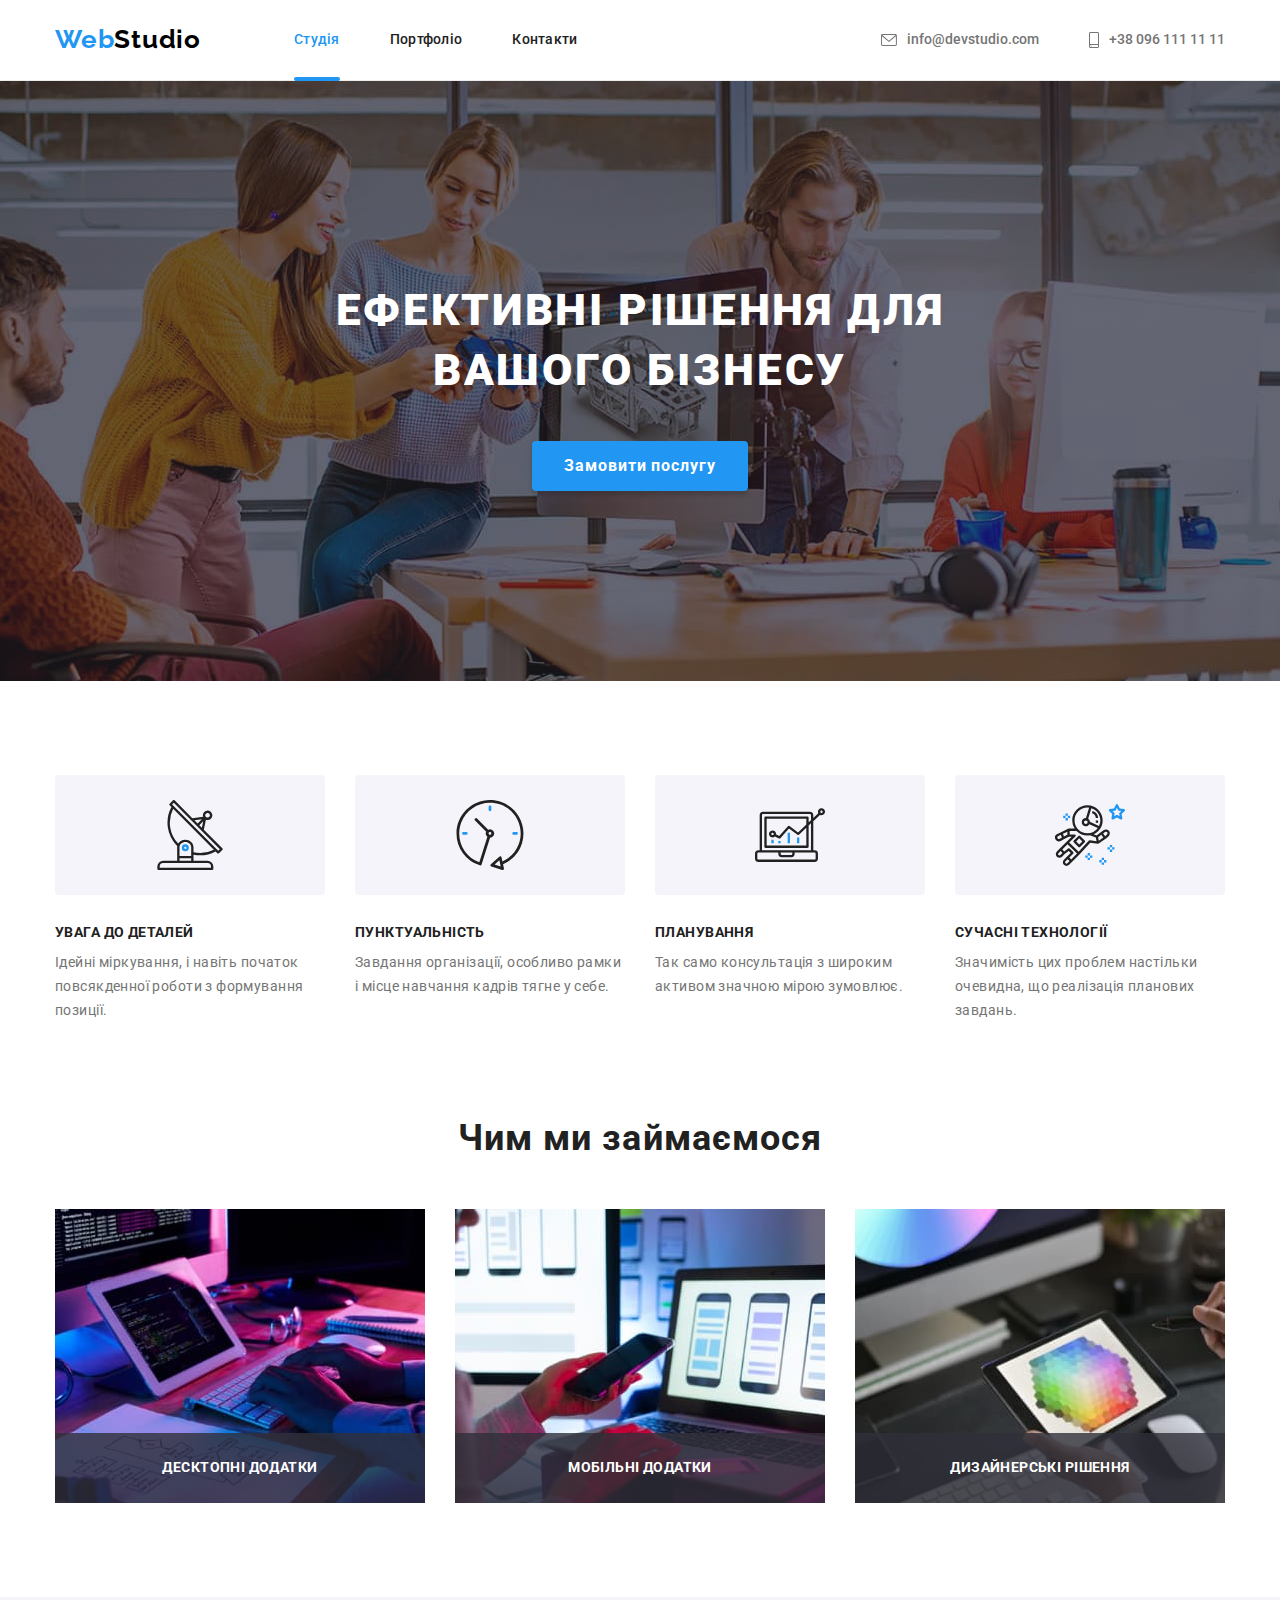
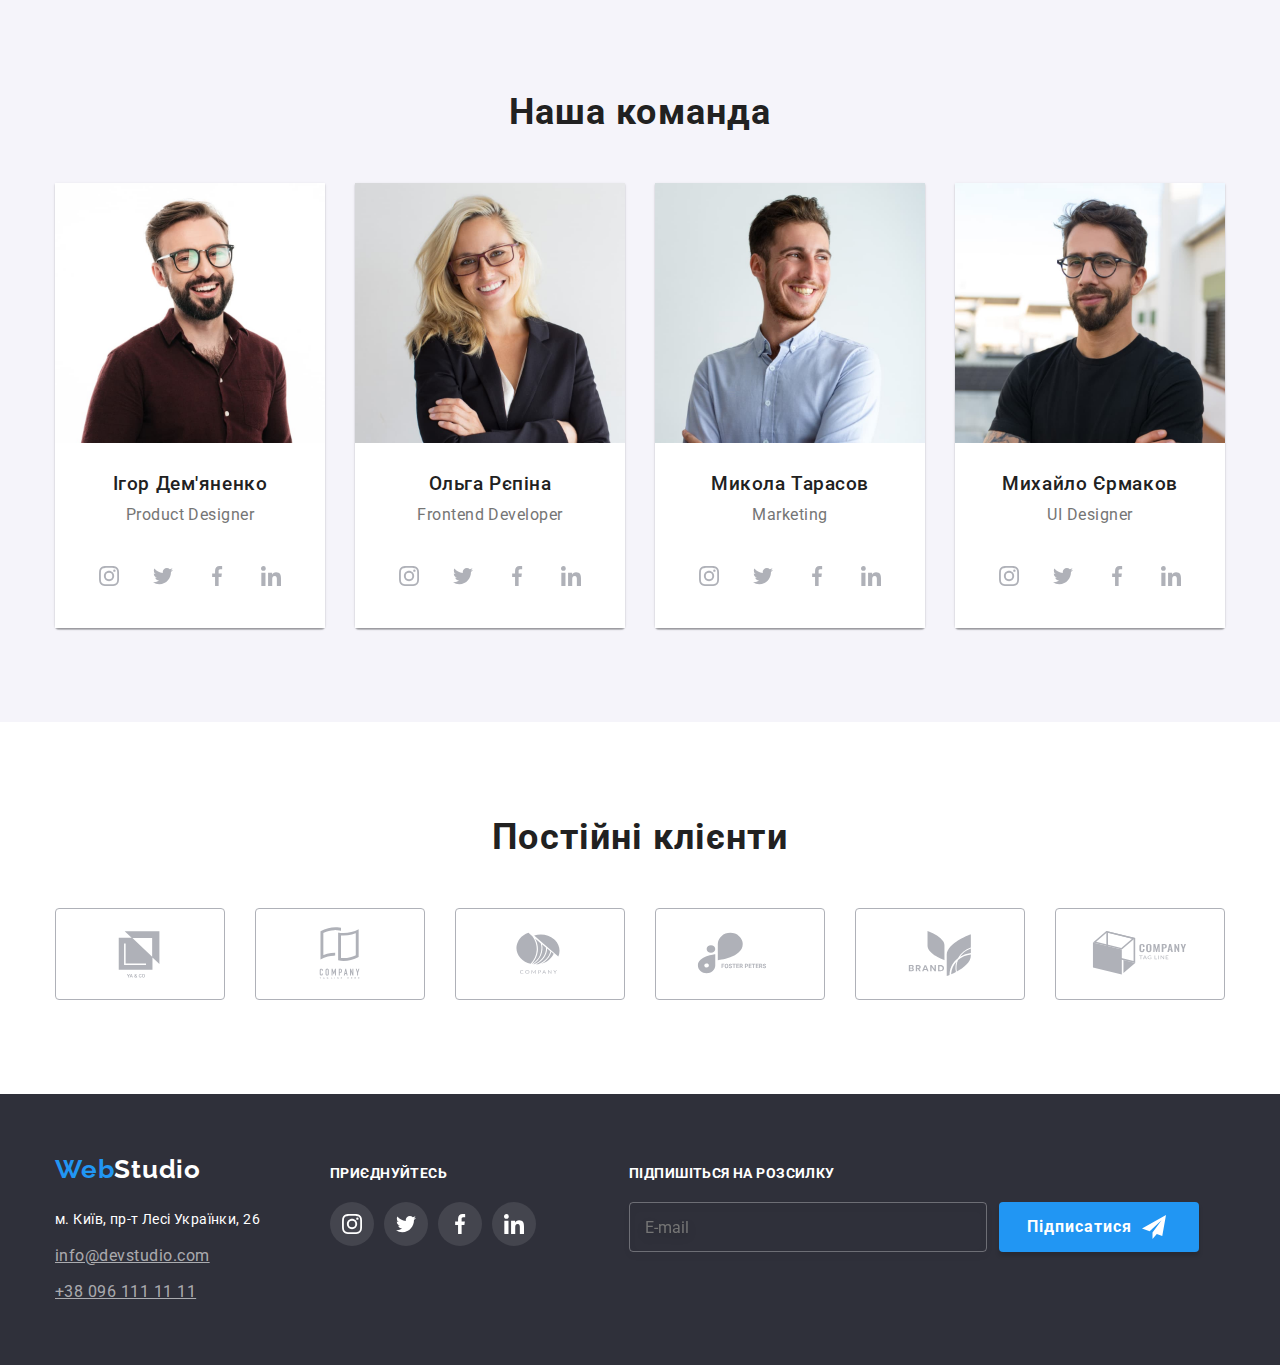
<file: index.html>
<!DOCTYPE html>
<html lang="uk">
<head>
    <meta charset="UTF-8">
    <meta http-equiv="X-UA-Compatible" content="IE=edge">
    <meta name="viewport" content="width=device-width, initial-scale=1.0">
    <title>Веб-студія</title>
    <link href="https://fonts.googleapis.com/css2?family=Raleway:wght@700&family=Roboto:wght@400;500;700;900&display=swap" rel="stylesheet">
    <link rel="stylesheet" href="https://cdnjs.cloudflare.com/ajax/libs/modern-normalize/1.0.0/modern-normalize.min.css">
    <link rel="stylesheet" href="./css/main.min.css">
    <!-- <link rel="stylesheet" href="./css/styles.css"> -->
</head>
<body class="body">
    <header class="header">
        <div class="header__container container">
        <nav class="header__nav">
            <a href="./index.html" class="logo header-logo">Web<span class="logo--accent-header">Studio</span> </a>
        <ul class="page-nav list">
            <li class="page-nav__item">
                <a href="./index.html" class="page-nav__link current"> Студія</a> </li>
            <li class="page-nav__item">
                <a href="./portfolio.html" class="page-nav__link">Портфоліо</a> </li>
            <li class="page-nav__item">
                <a href="" class="page-nav__link">Контакти</a> </li>
        </ul>
    </nav>
    
        <ul class="contact list">
            
            <li class="contact__item">
                <a href="mailto:info@devstudio.com" class="contact__link link-header">
                    
                    <svg class="contact-nav-icons" width="16" height="12">
                    <use href="./images/icons.svg#mail"></use>
                 </svg>info@devstudio.com</a>
            
            </li>
            <li>
                <a href="telto:+380961111111" class="contact__link">
                    <svg class="contact-nav-icons" width="10" height="16">
                        <use href="./images/icons.svg#smartphone"></use>
                     </svg>+38 096 111 11 11</a>
            </li> 
    
        </ul>
       </div>
    </header>
    <main>
<section class="hero section">

        <div class="container">
            
            <h1 class="hero__title">Ефективні рішення для вашого бізнесу</h1> 
            <div class="hero__main-button">
            <button data-modal-open type="button" class=" hero-button button">Замовити послугу</button>
       
        </div>
        </div>
</section>
<section class="section">
    <!--Заголовок цінності приховати-->
    <div class="container">
    <h2 class="visually-hidden">Цінності</h2>
    <ul class="priorities list">
        
        <li class="priorities__item">
            <div class="priorities__icons">
                <svg width="70" height="70">
                    <use href="./images/icons.svg#antenna"></use>
                </svg>
            </div>
            <h3 class="priorities__title">УВАГА ДО ДЕТАЛЕЙ</h3>
            <p class="description">Ідейні міркування, і навіть початок 
            повсякденної роботи з формування позиції.
        </p>
        </li>
        <li class="priorities__item">
            <div class="priorities__icons">
                <svg width="70" height="70">
                <use href="./images/icons.svg#clock"></use>
            </svg></div>
            <h3 class="priorities__title">ПУНКТУАЛЬНІСТЬ</h3>
            <p class="description">Завдання організації, особливо рамки
             і місце навчання кадрів тягне у себе.
            </p>
        </li>
        <li class="priorities__item">
            <div class="priorities__icons">
                <svg width="70" height="70">
                    <use href="./images/icons.svg#diagram"></use>
                </svg>
            </div>
            <h3 class="priorities__title">ПЛАНУВАННЯ</h3>
            <p class="description">Так само консультація з широким
             активом значною мірою зумовлює.
            </p>
        </li>
        <li class="priorities__item">
            <div class="priorities__icons">
                <svg width="70" height="70">
                    <use href="./images/icons.svg#astronaut"></use>
                </svg>
            </div>
            <h3 class="priorities__title">СУЧАСНІ ТЕХНОЛОГІЇ</h3>
            <p class="description">Значимість цих проблем настільки 
            очевидна, що реалізація планових завдань.
        </p>
        </li>
    </ul>
</div>
</section>
<section class="services-section section">
    <div class="container">
    <h2 class="services-section__title section-title">Чим ми займаємося</h2>
    <ul class="services list">
        <li class="services__item">
            <img src="./images/programs.jpg" alt="programming" width="370">
            <div class="services__elements">
                <p class="services__description">Десктопні додатки</p>
            </div>
        </li>
        <li class="services__item">
            <img src="./images/applications.jpg" alt="mobile application" width="370">
            <div class="services__elements">
                <p class="services__description">Мобільні додатки</p>
            </div>
        </li>
        <li class="services__item">
            <img src="./images/design.jpg" alt="color gradient" width="370">
            <div class="services__elements">
                <p class="services__description">Дизайнерські рішення</p>
            </div>
        </li>
    </ul>
</div>
</section>
<section class="team-section section">
    <div class="container">
    <h2 class=" team-section__title section-title">Наша команда</h2>
    <ul class="team list">
        <li class="team__item">
            
            <img class="team__img" src="./images/demianenko.jpg" alt="a man in glasses" width="270">
            <div class="name-box">
            <h3 class="name-box__team-title">Ігор Дем'яненко</h3>
            <p class="name-box__team-description name-box--description">Product Designer</p>
            <div class="social-box">
                <ul class="social-networks list">
                    <li>
                        <a class="social-link" href="">
                            <svg class="social-link__icon" width="20" height="20">
                                <use href="./images/icons.svg#instagram"></use>
                            </svg>
                        </a>
                    </li>
                    <li>
                        <a class="social-link" href="">
                            <svg class="social-link__icon"  width="20" height="20">
                                <use href="./images/icons.svg#twitter"></use>
                            </svg>
                        </a>
                    </li>
                    <li>
                        <a class="social-link" href="">
                            <svg class="social-link__icon" width="20" height="20">
                                <use href="./images/icons.svg#facebook"></use>
                            </svg>
                        </a>
                    </li>
                    <li>
                        <a class="social-link" href="">
                            <svg class="social-link__icon" width="20" height="20">
                                <use href="./images/icons.svg#linkedin"></use>
                            </svg>
                        </a>
                    </li>
                </ul>
            </div>
        </div>
        </li>
        <li class="team__item">
            <img  class="team__img" src="./images/repina.jpg" alt="a woman in glasses" width="270">
            <div class="name-box">
            <h3 class="name-box__team-title">Ольга Рєпіна</h3>
            <p class="name-box__team-description name-box--description">Frontend Developer</p>
            <div class="social-box">
                <ul class="social-networks list">
                    <li>
                        <a class="social-link" href="">
                            <svg class="social-link__icon" width="20" height="20">
                                <use href="./images/icons.svg#instagram"></use>
                            </svg>
                        </a>
                    </li>
                    <li>
                        <a class="social-link" href="">
                            <svg class="social-link__icon" width="20" height="20">
                                <use href="./images/icons.svg#twitter"></use>
                            </svg>
                        </a>
                    </li>
                    <li>
                        <a class="social-link" href="">
                            <svg class="social-link__icon" width="20" height="20">
                                <use href="./images/icons.svg#facebook"></use>
                            </svg>
                        </a>
                    </li>
                    <li>
                        <a class="social-link" href="">
                            <svg class="social-link__icon" width="20" height="20">
                                <use href="./images/icons.svg#linkedin"></use>
                            </svg>
                        </a>
                    </li>
                </ul>
            </div>
        </div>
        </li>
        <li class="team__item">
            <img  class="team__img" src="images/tarasov.jpg" alt="man" width="270">
            <div class="name-box">
            <h3 class="name-box__team-title">Микола Тарасов</h3>
            <p class="name-box__team-description name-box--description">Marketing</p>
            <div class="social-box">
                <ul class="social-networks list">
                    <li>
                        <a class="social-link" href="">
                            <svg class="social-link__icon" width="20" height="20">
                                <use href="./images/icons.svg#instagram"></use>
                            </svg>
                        </a>
                    </li>
                    <li>
                        <a class="social-link" href="">
                            <svg class="social-link__icon"width="20" height="20">
                                <use href="./images/icons.svg#twitter"></use>
                            </svg>
                        </a>
                    </li>
                    <li>
                        <a class="social-link" href="">
                            <svg class="social-link__icon"width="20" height="20">
                                <use href="./images/icons.svg#facebook"></use>
                            </svg>
                        </a>
                    </li>
                    <li>
                        <a class="social-link" href="">
                            <svg class="social-link__icon" width="20" height="20">
                                <use href="./images/icons.svg#linkedin"></use>
                            </svg>
                        </a>
                    </li>
                </ul>
            </div>
        </div>
        </li>
        <li class="team__item">
            <img class="team__img" src="./images/yermakov.jpg" alt="a man in glasses" width="270">
            <div class="name-box">
            <h3 class="name-box__team-title">Михайло Єрмаков</h3> 
            <p class="name-box__team-description name-box--description">UI Designer</p>
            <div class="social-box">
            <ul class="social-networks list">
                <li>
                    <a class="social-link" href="">
                        <svg class="social-link__icon" width="20" height="20">
                            <use href="./images/icons.svg#instagram"></use>
                        </svg>
                    </a>
                </li>
                <li>
                    <a class="social-link" href="">
                        <svg class="social-link__icon" width="20" height="20">
                            <use href="./images/icons.svg#twitter"></use>
                        </svg>
                    </a>
                </li>
                <li>
                    <a class="social-link" href="">
                        <svg class="social-link__icon" width="20" height="20">
                            <use href="./images/icons.svg#facebook"></use>
                        </svg>
                    </a>
                </li>
                <li>
                    <a class="social-link" href="">
                        <svg class="social-link__icon" width="20" height="20">
                            <use href="./images/icons.svg#linkedin"></use>
                        </svg>
                    </a>
                </li>
            </ul>
        </div>
        </div>
        </li>
    </ul>

</div>
</section>
<section class="section">
    <div class="container">
        <h2 class="section__title-customers section-title">Постійні клієнти</h2>
        <ul class="customers list">
            <li>
               <a class="customers__link"  href="">
                    <svg class="customers__icon" width="106" height="60">
                        <use href="./images/icons.svg#Logo-1"></use>
                    </svg>
                </a>
            </li>
            <li>
                
                <a class="customers__link" href="">
                    <svg class="customers__icon" width="106" height="60">
                        <use href="./images/icons.svg#Logo-2"></use>
                    </svg>
                </a>
            
            </li>
            <li>
                
                <a class="customers__link" href="">
                    <svg class="customers__icon" width="106" height="60">
                        <use href="./images/icons.svg#Logo-3"></use>
                    </svg>
                </a>
            
            </li>
            <li>
                
                <a class="customers__link" href="">
                    <svg class="customers__icon" width="106" height="60">
                        <use href="./images/icons.svg#Logo-4"></use>
                    </svg>
                </a>
            
            </li>
            <li>
                
                <a class="customers__link" href="">
                    <svg class="customers__icon" width="106" height="60">
                        <use href="./images/icons.svg#Logo-5"></use>
                    </svg>
                </a>
            
            </li>
            <li>
                
                <a class="customers__link" href="">
                    <svg class="customers__icon" width="106" height="60">
                        <use href="./images/icons.svg#Logo-6"></use>
                    </svg>
                </a>
            
            </li>
        </ul>
       
   
    
    </div>
</section>
</main>
<footer class="footer-section">
<div class="footer-section__container container">
    <div>
        <a href="./index.html" class="logo">Web<span class="logo--accent-footer">Studio</span> </a>
        <address class="address">
            <ul class="footer-contact list">
                <li class="footer-contact__item">
                    <a href="" class="footer-contact__address">м. Київ, пр-т Лесі Українки, 26</a></li>
                <li class="footer-contact__item"><a href="mailto:info@devstudio.com" class="footer-contact__link white-accent">info@devstudio.com</a> </li>
                <li class="footer-contact__item"><a href="telto:+380961111111" class="footer-contact__link white-accent">+38 096 111 11 11</a> </li> 
            </ul>
          </address>
    </div>
    <div class="social-footer">
        <h2 class="footer-title">Приєднуйтесь</h2>
            <ul class="soc-net-footer list">
                <li>
                    <a class="soc-net-footer__link social-link" href="">
                        <svg class="soc-net-footer__icon-footer" width="20" height="20">
                            <use href="./images/icons.svg#instagram"></use>
                        </svg>
                    </a>
                </li>
                <li>
                    <a class="soc-net-footer__link social-link" href="">
                        <svg class="soc-net-footer__icon-footer" width="20" height="20">
                            <use href="./images/icons.svg#twitter"></use>
                        </svg>
                    </a>
                </li>
                <li>
                    <a class="soc-net-footer__link social-link" href="">
                        <svg class="soc-net-footer__icon-footer" width="20" height="20">
                            <use href="./images/icons.svg#facebook"></use>
                        </svg>
                    </a>
                </li>
                <li>
                    <a class="soc-net-footer__link social-link" href="">
                        <svg class="soc-net-footer__icon-footer" width="20" height="20">
                            <use href="./images/icons.svg#linkedin"></use>
                        </svg>
                    </a>
                </li>
            </ul>
    </div>
    <div>
        <h2 class="footer-title-form footer-title">Підпишіться на розсилку</h2>
        <form class="form-footer">
            <label>
            <input class="form-footer__input" type="email" placeholder="E-mail" name="user-">
        </label>
            <button type="submit" class="form-footer__button button">
                Підписатися
                <svg class="form-footer__icon" width="24" height="24" >
                    <use href="./images/icons.svg#icon-send"></use>
                </svg>
                </button>
                
    </form>
    </div>
</div>

  </footer>
  <div class="backdrop is-hidden" data-modal>
    <div class="modal">
        
        <button class="modal__button-close" type="button" data-modal-close>
            <svg class="modal__icon-close" width="18px" height="18px">
                <use href="./images/icons.svg#icon-close"></use>
            </svg>
        </button>
        <form class="modal-form">
            <p class="modal-form__action">Залиште свої дані, ми вам передзвонимо</p>
            <div class="form-box"> 
               
                <label class="modal-label">Ім'я
                    <span class="input-wrapper">
                        <input class="modal-input" type="text" name="user-name" required title="Лише літери А-Я та A-Z" pattern="[A-Za-zА-Яа-яЁёІіЇїЄє]{2,20}">
                        <svg class="modal-input__icon">
                            <use href="./images/icons.svg#icon-person-black"></use>
                        </svg>
                    </span>
                </label>
                    <label class="modal-label">Телефон
                    <span class="input-wrapper">
                        <input class="modal-input" type="tel" name="user-phone" required title="tel: XXX XXX XXXX" pattern="[0-9]{3} [0-9]{3} [0-9]{4}" maxlength="12">
                        <svg class="modal-input__icon">
                            <use href="./images/icons.svg#icon-phone-black" ></use>
                        </svg>
                    </span>
                </label>
                    <label class="modal-label">Пошта
                    <span class="input-wrapper">
                        <input class="modal-input" type="email" name="user-email" required title="Невірна адреса електронної пошти" pattern="[a-z0-9._%+-]+@[a-z0-9.-]+\.[a-z]{2,}$">
                        <svg class="modal-input__icon">
                            <use href="./images/icons.svg#icon-email-black" ></use>
                        </svg>
                    </span>
                </label>
                    <label class="modal-label" for="message-label">Коментар</label>
                   
                        <textarea id="message-label" name="message" class="modal-message" placeholder="Введіть текст"></textarea>
                   
                    </div>
                     
                    <div class="checkbox">
                    <input type="checkbox" class="checkbox__input visually-hidden" name="modal-checkbox" required id="consent">
                    <label for="consent" class="contract-label">
                        
                        <span class="contract-label__focus">
                            <svg  class="contract-label__icon">
                                <use href="./images/icons.svg#checked"></use>
                            </svg>
                        </span> Погоджуюся з розсилкою та приймаю <a class="contract-label__accent" href="">Умови договору</a> 
                    
                    </label>
                </div>
                        <button class="modal-button button" type="submit">Відправити</button>
                    
                    </form>
                </div>
              </div>
              <script src="./js/modal.js"></script>
  
</body>
</html>
</file>
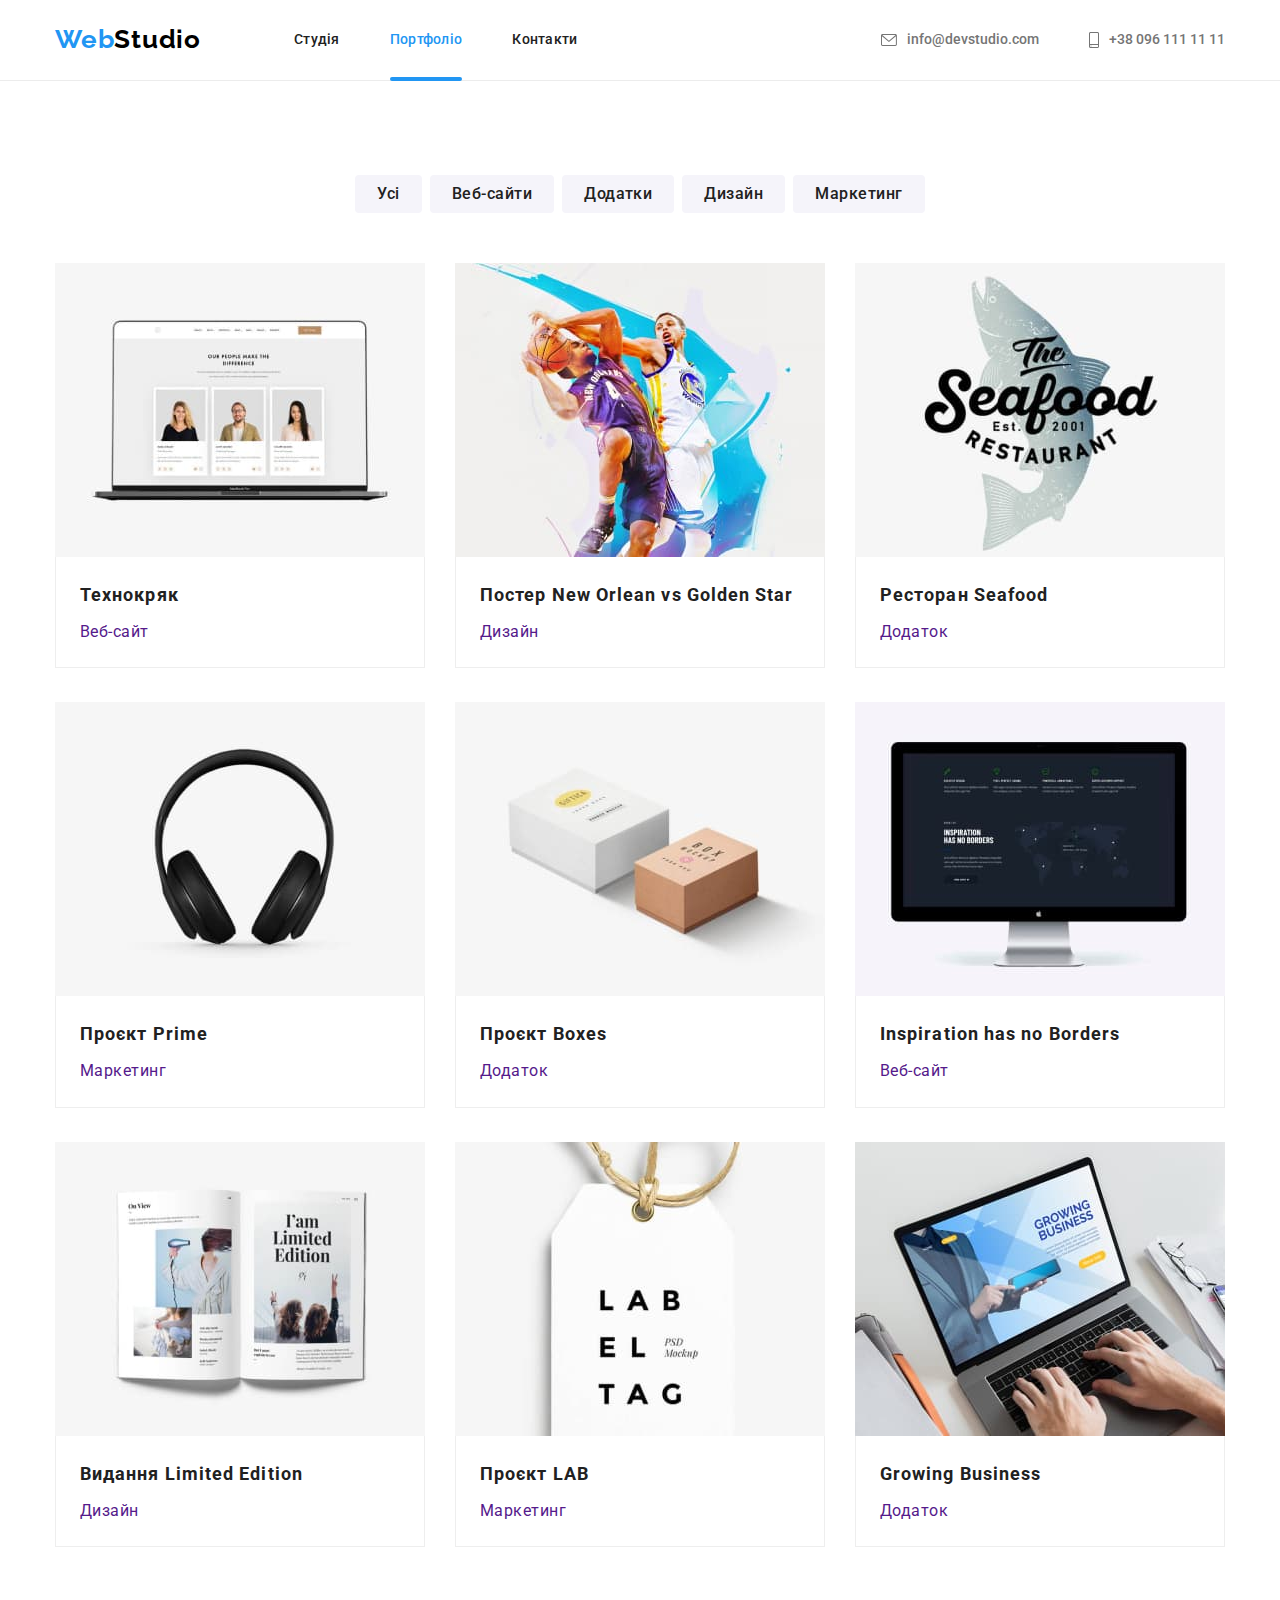
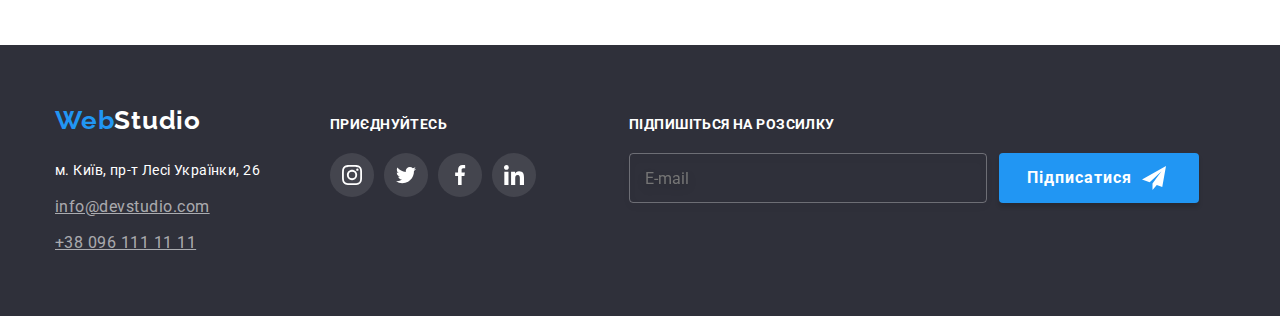
<file: portfolio.html>
<!DOCTYPE html>
<html lang="en">
<head>
    <meta charset="UTF-8">
    <meta http-equiv="X-UA-Compatible" content="IE=edge">
    <meta name="viewport" content="width=device-width, initial-scale=1.0">
    <title>Document</title>
    <link href="https://fonts.googleapis.com/css2?family=Raleway:wght@700&family=Roboto:wght@400;500;700;900&display=swap" rel="stylesheet">
    <link rel="stylesheet" href="https://cdnjs.cloudflare.com/ajax/libs/modern-normalize/1.0.0/modern-normalize.min.css">
    <link rel="stylesheet" href="./css/main.min.css">
    <!-- <link rel="stylesheet" href="./css/styles.css"> -->
</head>
<body >
    <header class="header">
        <div class="header__container container">
        <nav class="header__nav">
            <a href="./index.html" class="logo header-logo">Web<span class="logo--accent-header">Studio</span> </a>
        <ul class="page-nav list">
            <li class="page-nav__item">
                <a href="./index.html" class="page-nav__link "> Студія</a> </li>
            <li class="page-nav__item">
                <a href="./portfolio.html" class="page-nav__link current">Портфоліо</a> </li>
            <li class="page-nav__item">
                <a href="" class="page-nav__link">Контакти</a> </li>
        </ul>
    </nav>
    
        <ul class="contact list">
            
            <li class="contact__item">
                <a href="mailto:info@devstudio.com" class="contact__link">
                    
                    <svg class="contact-nav-icons" width="16" height="12">
                    <use href="./images/icons.svg#mail"></use>
                 </svg>info@devstudio.com</a>
            
            </li>
            <li>
                <a href="telto:+380961111111" class="contact__link">
                    <svg class="contact-nav-icons" width="10" height="16">
                        <use href="./images/icons.svg#smartphone"></use>
                     </svg>+38 096 111 11 11</a>
            </li> 
    
        </ul>
       </div>
    </header>
    <main>
        <section class="section">
            <div class="container">
                      <h1 class="visually-hidden"> Наші проекти</h1>
              <ul class="projects list">
                  <li> <button type="button" class="button projects__button">Усі</button></li>
                  <li> <button type="button" class="button projects__button">Веб-сайти</button></li>
                  <li> <button type="button" class="button projects__button">Додатки</button></li>
                  <li> <button type="button" class="button projects__button">Дизайн</button></li>
                  <li> <button type="button" class="button projects__button">Маркетинг</button></li>
              </ul>
              
            <ul class="all-projects list">
              <li class="all-projects__iteam">
                  <a class="all-projects__link" href="">
                    <div class="overlay-box">
                <img src="./images/technocrack.jpg" alt="laptop" width="370">
            
                <div class="overlay">
                    <p class="overlay__text">Ресурс пропонує комплексні пропозиції з різним рівнем функціоналу та сервісів. Все це дозволить відвідувачу отримати вичерпні відомості про компанію чи приватну особу.</p>
                </div>
            </div>
                <div class="projects-subtitles">
                <h2 class="projects-subtitles__title">Технокряк</h2>
                <p class="projects-subtitles__description">Веб-сайт</p>
              </div>
          </a>
              </li>
      
              <li class="all-projects__iteam">
                <a class="all-projects__link" href="">
                  <div class="overlay-box">
              <img src="./images/orleans.jpg" alt="basketball" width="370">
              
              <div class="overlay">
                  <p class="overlay__text">Ресурс пропонує комплексні пропозиції з різним рівнем функціоналу та сервісів. Все це дозволить відвідувачу отримати вичерпні відомості про компанію чи приватну особу.</p>
              </div>
          </div>
              <div class="projects-subtitles">
              <h2 class="projects-subtitles__title">Постер New Orlean vs Golden Star</h2>
              <p class="projects-subtitles__description">Дизайн</p>
            </div>
            </a>
            </li>
      
              <li class="all-projects__iteam">
                  <a class="all-projects__link" href="">
                    <div class="overlay-box">
                <img  src="./images/seafood.jpg" alt="fish restaurant emblem" width="370">
                <div class="overlay">
                    <p class="overlay__text">Ресурс пропонує комплексні пропозиції з різним рівнем функціоналу та сервісів. Все це дозволить відвідувачу отримати вичерпні відомості про компанію чи приватну особу.</p>
                </div>
            </div>
                <div class="projects-subtitles">
                <h2 class="projects-subtitles__title">Ресторан Seafood</h2>
                <p class="projects-subtitles__description">Додаток</p>
              </div>
              </a>
              </li>
              
              <li class="all-projects__iteam">
                  <a class="all-projects__link" href="">
                    <div class="overlay-box">
                <img src="./images/prime.jpg" alt="headphone" width="370">
                <div class="overlay">
                    <p class="overlay__text">Ресурс пропонує комплексні пропозиції з різним рівнем функціоналу та сервісів. Все це дозволить відвідувачу отримати вичерпні відомості про компанію чи приватну особу.</p>
                </div>
            </div>
                <div class="projects-subtitles">
                <h2 class="projects-subtitles__title">Проєкт Prime</h2>
                <p class="projects-subtitles__description">Маркетинг</p>
              </div>
              </a>
              </li>
              
              <li class="all-projects__iteam">
                  <a class="all-projects__link" href="">
                    <div class="overlay-box">
                <img src="./images/boxes.jpg" alt="boxes" width="370">
                <div class="overlay">
                    <p class="overlay__text">Ресурс пропонує комплексні пропозиції з різним рівнем функціоналу та сервісів. Все це дозволить відвідувачу отримати вичерпні відомості про компанію чи приватну особу.</p>
                </div>
            </div>
                <div class="projects-subtitles">
                <h2 class="projects-subtitles__title">Проєкт Boxes</h2>
                <p class="projects-subtitles__description">Додаток</p>
              </div>
              </a>
              </li>
              
              <li class="all-projects__iteam">
                  <a class="all-projects__link" href="">
                    <div class="overlay-box">
                <img src="./images/borders.jpg" alt="computer monitor" width="370">
                <div class="overlay">
                    <p class="overlay__text">Ресурс пропонує комплексні пропозиції з різним рівнем функціоналу та сервісів. Все це дозволить відвідувачу отримати вичерпні відомості про компанію чи приватну особу.</p>
                </div>
            </div>
                <div class="projects-subtitles">
                <h2 class="projects-subtitles__title">Inspiration has no Borders</h2>
                <p class="projects-subtitles__description">Веб-сайт</p>
              </div>
              </a>
              </li>
      
              <li class="all-projects__iteam">
                  <a class="all-projects__link" href="">
                    <div class="overlay-box">
                <img src="./images/limited.jpg" alt="magazine" width="370">
                <div class="overlay">
                    <p class="overlay__text">Ресурс пропонує комплексні пропозиції з різним рівнем функціоналу та сервісів. Все це дозволить відвідувачу отримати вичерпні відомості про компанію чи приватну особу.</p>
                </div>
            </div>
                <div class="projects-subtitles">
                <h2 class="projects-subtitles__title">Видання Limited Edition</h2>
                <p class="projects-subtitles__description">Дизайн</p>
              </div>
              </a>
              </li>
      
              <li class="all-projects__iteam">
                  <a class="all-projects__link" href="">
                    <div class="overlay-box">
                <img src="./images/lab.jpg" alt="label" width="370">
                <div class="overlay">
                    <p class="overlay__text">Ресурс пропонує комплексні пропозиції з різним рівнем функціоналу та сервісів. Все це дозволить відвідувачу отримати вичерпні відомості про компанію чи приватну особу.</p>
                </div>
            </div>
            <div class="projects-subtitles">
                <h2 class="projects-subtitles__title">Проєкт LAB</h2>
                <p class="projects-subtitles__description">Маркетинг</p>
              </div>
              </a>
              </li>
      
              <li class="all-projects__iteam">
                <a class="all-projects__link" href="">
                  <div class="overlay-box">
                <img src="./images/growing.jpg" alt="laptop" width="370">
                <div class="overlay">
                    <p class="overlay__text">Ресурс пропонує комплексні пропозиції з різним рівнем функціоналу та сервісів. Все це дозволить відвідувачу отримати вичерпні відомості про компанію чи приватну особу.</p>
                </div>
            </div>
                <div class="projects-subtitles">
                <h2 class="projects-subtitles__title">Growing Business</h2>
                <p class="projects-subtitles__description">Додаток</p>
              </div>
              </a>
              </li>  
            </ul>
          </div>
          </section>
</main>
<footer class="footer-section">
    <div class="footer-section__container container">
        <div>
            <a href="./index.html" class="logo">Web<span class="logo--accent-footer">Studio</span> </a>
            <address class="address">
                <ul class="footer-contact list">
                    <li class="footer-contact__item">
                        <a href="" class="footer-contact__address">м. Київ, пр-т Лесі Українки, 26</a></li>
                    <li class="footer-contact__item"><a href="mailto:info@devstudio.com" class="footer-contact__link white-accent">info@devstudio.com</a> </li>
                    <li class="footer-contact__item"><a href="telto:+380961111111" class="footer-contact__link white-accent">+38 096 111 11 11</a> </li> 
                </ul>
              </address>
        </div>
        <div class="social-footer">
            <h2 class="footer-title">Приєднуйтесь</h2>
                <ul class="soc-net-footer list">
                    <li>
                        <a class="soc-net-footer__link social-link" href="">
                            <svg class="soc-net-footer__icon-footer" width="20" height="20">
                                <use href="./images/icons.svg#instagram"></use>
                            </svg>
                        </a>
                    </li>
                    <li>
                        <a class="soc-net-footer__link social-link" href="">
                            <svg class="soc-net-footer__icon-footer" width="20" height="20">
                                <use href="./images/icons.svg#twitter"></use>
                            </svg>
                        </a>
                    </li>
                    <li>
                        <a class="soc-net-footer__link social-link" href="">
                            <svg class="soc-net-footer__icon-footer" width="20" height="20">
                                <use href="./images/icons.svg#facebook"></use>
                            </svg>
                        </a>
                    </li>
                    <li>
                        <a class="soc-net-footer__link social-link" href="">
                            <svg class="soc-net-footer__icon-footer" width="20" height="20">
                                <use href="./images/icons.svg#linkedin"></use>
                            </svg>
                        </a>
                    </li>
                </ul>
        </div>
        <div>
            <h2 class="footer-title-form footer-title">Підпишіться на розсилку</h2>
            <form class="form-footer">
                <label>
                <input class="form-footer__input" type="email" placeholder="E-mail" name="user-">
            </label>
                <button type="submit" class="form-footer__button button">
                    Підписатися
                    <svg class="form-footer__icon" width="24" height="24" >
                        <use href="./images/icons.svg#icon-send"></use>
                    </svg>
                    </button>
                    
        </form>
        </div>
    </div>
    
      </footer>
</body>
</html>
</file>
<file: css/styles.css>
/* Палітра макету*/
/* Основний колір тексту #212121 */
/* Другорядний колір тексту #757575 */
/* Чорний #000000 */
/* Колір акцентів блакитний #2196F3  */
/* Білий #FFFFFF */
/* Колір основного фону #F5F5F5 */
/* Колір другорядного фону #F5F4FA */
/* Другорядний колір тексту footer rgba(255, 255, 255, 0.6) */
/* Колір фону footer #2F303A */
/* Колір лінії підкресленнґ в header #ECECEC */

/* Перемінні */

/* :root {
    --main-color-text: #212121;
    --secondary-text-color:#757575; 
    --black: #000000;
    --accent-color: #2196F3;
    --accent-hero-color: #188CE8;
    --white: #FFFFFF;
    --secondery-fone: #F5F4FA;
    --fone-footer: #2F303A;
    --secondary-text-footer: rgba(255, 255, 255, 0.6);
    --icons-color: #AFB1B8;
   
} */

/* Додаткове скидання стилів */

/* h1, h2, h3, p {
    margin-top: 0;
    margin-bottom: 0;
}
ul {
    margin-top: 0;
    margin-bottom: 0;
    padding-left: 0; 
}
img {
    display: block;
} */

/* .container {
    width: 1200px;
    margin: 0 auto;
    padding: 0 15px;
} */

/* .visually-hidden {
    position: absolute;
    width: 1px;
    height: 1px;
    margin: -1px;
    border: 0;
    padding: 0;
    
    white-space: nowrap;
    clip-path: inset(100%);
    clip: rect(0 0 0 0);
    overflow: hidden;
} */

/* Характерні властивості body */

/* .page {
    background-color: var(--white);
    color:var(--main-color-text) ;

    font-family: Roboto, sans-serif;
} */
/* .list {
    list-style: none;
} */

/* Характерні властивості для всіх секцій */

/* .section {
    padding-top: 94px;
    padding-bottom: 94px;
} */
/* .section-title {
    color: var(--main-color-text) ;
    font-weight: 700;
    font-size: 36px;
    line-height: 1.17;
    letter-spacing: 0.03em;
    
    text-align: center;
} */
/* .description {
    color: var(--secondary-text-color) ;
} */

/* Кнопки */

/* .button {
    cursor: pointer;
    border: 0;
    
}
.projects-button{
    font-weight: 500;
    font-size: 16px;
    line-height: 1.63;
    letter-spacing: 0.03em;

    color: var(--main-color-text);
    background-color: var(--secondery-fone);

    border-radius: 4px;
    
    padding: 6px 22px;
    height: 38px;

    transition: color 250ms cubic-bezier(0.4, 0, 0.2, 1), background-color 250ms cubic-bezier(0.4, 0, 0.2, 1), box-shadow 250ms cubic-bezier(0.4, 0, 0.2, 1);
    
}
.projects-button:hover,
.projects-button:focus {
    color: var(--white);
    background-color: var(--accent-color);
    box-shadow: 0px 4px 4px rgba(0, 0, 0, 0.15);
}
.main-button {
    text-align: center;
}
.hero-button { 
    background-color: var(--accent-color);
    color: var(--white);
   
    font-weight: 700;
    font-size: 16px;
    line-height: 1.88;
    letter-spacing: 0.06em;
    padding: 10px 32px;
    box-shadow: 0px 4px 4px rgba(0, 0, 0, 0.15);
    border-radius: 4px;

    transition: background-color 250ms cubic-bezier(0.4, 0, 0.2, 1);
}
.hero-button:hover,
.hero-button:focus {
    background-color: var(--accent-hero-color);
} */

/* logo */

/* .logo {
    color: var(--accent-color);

    font-family: Raleway, sans-serif;
    font-weight: 700;
    font-size: 26px;
    line-height: 1.19;
    letter-spacing: 0.03em;
    text-decoration: none;
           
}

.header-logo {
    margin-right: 93px;
    padding-top: 24px;
    padding-bottom: 25px;
}
.studio {
    color: var(--black);
    
}
.footer {
    color: var(--white);
} */

/* Шапка сайту */

/* .header {
    border-bottom: 1px solid #ECECEC;
}   
.header-container {
    display: flex;
    flex-wrap: wrap;
} */
/* .main-nav {
    display: flex;
}
.page-nav {
    

    display: flex;
    align-items: center;
}
.page-nav-item:not(:last-child) {
    margin-right: 50px;
}
.page-nav-link {
    font-weight: 500;
    font-size: 14px;
    line-height: 1.14;

    color: var(--main-color-text);
    display: block;
    letter-spacing: 0.02em;
    text-decoration: none;
    padding: 32px 0;
    position: relative;

    transition: color 250ms cubic-bezier(0.4, 0, 0.2, 1);
}
.page-nav .page-nav-link:hover,
.page-nav .page-nav-link:focus {
    color: var(--accent-color);
}
.page-nav-link.current::after {
    content: "";
    display: block;
    width: 100%;
    height: 4px;
    border-radius: 2px;
    background-color: var(--accent-color);
   
    position: absolute;
    left: 0;
    bottom: -1px;

}
.page-nav-link.current {
    color: var(--accent-color);
} */


/* .contact-nav {
    display: flex;
    align-items: center;
    margin-left: auto;
 }
.contact-nav-li:not(:last-child) {
    margin-right: 50px;
}


.contact-link {
    color: var(--secondary-text-color);

    text-decoration: none;
    align-items: center;

    transition: color 250ms cubic-bezier(0.4, 0, 0.2, 1);
}
.contact-link:hover,
.contact-link:focus {
    color: var(--accent-color);
    
}
.contact-nav-icons {
    fill: currentColor;
    margin-right: 10px;
            
}
.contact-link-header {
    font-weight: 500;
    font-size: 14px;
    line-height: 1.14;

    padding: 32px 0;
    display: flex;

} */


/* Герой */

/* .hero-section {
    padding-top: 200px;
    padding-bottom: 280px;
    max-width: 1600px;
    height: 600px;
    margin: 0 auto;

    background-image:linear-gradient(to right, rgba(47, 48, 58, 0.4), rgba(47, 48, 58, 0.4)), url(../images/hero.jpg);
    background-color: #C4C4C4;
    background-repeat: no-repeat;
    background-position: center;
    background-size: cover;
} */
/* .hero-title { 
    color: var(--white);

    font-weight: 900;
    font-size: 44px;
    line-height: 1.36;
    text-align: center;
    text-transform: uppercase;
    letter-spacing: 0.06em;

    margin-bottom: 40px;
    max-width: 696px;
    display: block;
    margin-left: auto;
    margin-right: auto;
} */

/* Цінності */

/* .values { 
    display: flex;
    gap: 30px;
}
.values-item {
    width: 270px;
}
.icons-values {
    display: flex;
    justify-content: center;
    align-items: center;
    height: 120px;
    background: #F5F4FA;
    border-radius: 4px;
    margin-bottom: 30px;
    
}

.values-title{
    font-weight: 700;
    font-size: 14px;
    line-height: 1.14;
    letter-spacing: 0.03em;
    margin-bottom: 10px;
}
.values .description {
    font-weight: 400;
    font-size: 14px;
    line-height: 1.71;
    letter-spacing: 0.03em;
} */

/*Чим ми займаємось*/

/* .services-section {
    padding-top: 0;
}
.services {
    display: flex;
}
.services-section-title{
    margin-bottom: 50px;
}
.services-item {
    margin-right: 30px;
    position: relative;
}
.services-elements {
    width: 100%;
    height: 70px;
    background-color: rgba(47, 48, 58, 0.8);
    padding: 27px 0;

    position: absolute;
    bottom: 0;
}
.services-inscription {
    font-weight: 700;
    font-size: 14px;
    line-height: 1.14;
    text-align: center;
    letter-spacing: 0.03em;
    text-transform: uppercase;
    color:var(--white);
} */

/* Наша команда */

/* .our-team-section {
    background-color: var(--secondery-fone);
}
.team-section-title {
    margin-bottom: 50px;
}

.team {
    display: flex;
   
    flex-wrap: wrap;
    gap: 30px;
}
.team-name-box{
    padding: 30px 0;
    background-color: var(--white);
}
.team-title {
    font-weight: 500;
    line-height: 1.19;
    letter-spacing: 0.03em; 

    text-align: center;
    margin-bottom: 10px;
}
.team-description {
    line-height: 1.19;
    letter-spacing: 0.03em; 
    text-align: center;
    margin-bottom: 30px;
}
.team-item {  
    box-shadow: 0px 1px 3px rgba(0, 0, 0, 0.12), 0px 1px 1px rgba(0, 0, 0, 0.14), 0px 2px 1px rgba(0, 0, 0, 0.2);
    border-radius: 0px 0px 4px 4px;
    flex-basis: calc((100% - 3 * 30px) / 4);
    
} */
/* .social-box {
    padding-left: 32px;
    padding-right: 32px;
}
.social-networks{
    display: flex;
    flex-wrap: wrap;
    justify-content: space-between;
   
}
.social-link {
    display: flex;
    justify-content: center;
    align-items: center;
    width: 44px;
    height: 44px;
    color: var(--icons-color);
    background-color: var(--white);
    border-radius: 50%;

    transition: color 250ms cubic-bezier(0.4, 0, 0.2, 1), background-color 250ms cubic-bezier(0.4, 0, 0.2, 1);
}
.social-link:hover,
.social-link:focus {
    background-color: var(--accent-color);
    color: var(--white);
}
.social-icon {
    fill: currentColor;
} */


/* Постійні клієнти */

/* .customers-item {
    display: flex;
    flex-wrap: wrap;
    justify-content: space-between;
}
.section-title-customers {
    margin-bottom: 50px;
}


.customers-link {
    display: flex;
    justify-content: center;
    align-items: center;
    width: 170px;
    height: 92px;
    color: var(--icons-color);
    border: 1px solid var(--icons-color);
    border-radius: 4px;

    transition: color 250ms cubic-bezier(0.4, 0, 0.2, 1), background-color 250ms cubic-bezier(0.4, 0, 0.2, 1), outline 250ms cubic-bezier(0.4, 0, 0.2, 1);
       
}
.customers-icon {
    fill: currentColor;
}
.customers-link:hover,
.customers-link:focus {
    border-color: var(--accent-color);
    color: var(--accent-color);
    outline: transparent;
} */

/* Footer */

/* .basement {
    background-color: var(--fone-footer);

    padding-bottom: 60px;
    padding-top: 60px;
    
    
} */
/* .address {
    font-style: normal;
    margin-top: 20px;

}
.contact-footer-address {
    color: var(--white);
    font-size: 14px;
    line-height: 1.71;


    letter-spacing: 0.03em;
    text-decoration: none;
    
    transition: color 250ms cubic-bezier(0.4, 0, 0.2, 1);   
    
}
.contact-footer-address:hover,
.contact-footer-address:focus {
    color: var(--accent-color);
}
.footer {
    color: var(--white);
} */
/* .foot-container{
    display: flex;
    align-items: baseline;
    justify-content: space-between;
    
} */

/* .contact-link.footer {
    color: var(--secondary-text-footer);

    transition: color 250ms cubic-bezier(0.4, 0, 0.2, 1);
}
.contact-link.footer:hover,
.contact-link.footer:focus {
    color: var(--accent-color);
}
.contact-nav-basement {
    line-height: 1.71; 
    letter-spacing: 0.03em;

    margin-top: 20px;
}
.address-item:not(:last-child) {
margin-bottom: 9px;
} */


/* .social-networks-footer {
    display: flex;
    gap: 10px;
    
}
.social-footer-box {
    margin-left: 70px;
    margin-right: 93px;
}

.footer-title {
    color: var(--white);
    
    font-weight: 700;
    font-size: 14px;
    line-height: 1.14;
    letter-spacing: 0.03em;
    margin-bottom: 20px;
    text-transform: uppercase;
}
.social-icon-footer {
    fill: var(--white);
}
.social-link-footer{
    background-color:rgba(255, 255, 255, 0.1); 

    transition: background-color 250ms cubic-bezier(0.4, 0, 0.2, 1);
}
.social-link-footer:hover,
.social-link-footer:focus {
    background-color: var(--accent-color);
} */

/* .footer-form {
    display: flex;
}
.e-mail-input{
    width: 358px;
    height: 50px;

    margin-right: 12px;
    padding-left: 15px;

    color: var(--white);
    background-color:rgba(0, 0, 0, 0.0);
    border: 1px solid rgba(255, 255, 255, 0.3);
    filter: drop-shadow(0px 4px 4px rgba(0, 0, 0, 0.15));
    border-radius: 4px;
    box-sizing: border-box
}
.footer-title-form {
    margin-bottom: 20px;
} */
/* .button-footer-form {
    font-weight: 700;
    font-size: 16px;
    line-height: 1.88;
    letter-spacing: 0.06em;

    width: 200px;
    height: 50px;

    display: flex;
    align-items: center;
    text-align: center;               
    padding-left: 28px;

    color: var(--white);
    background: var(--accent-color);
    box-shadow: 0px 4px 4px rgba(0, 0, 0, 0.15);
    border-radius: 4px;

    transition: background-color 250ms cubic-bezier(0.4, 0, 0.2, 1);
}
.button-footer-form:hover,
.button-footer-form:focus {
    background-color: var(--accent-hero-color);
} */
/* .footer-icon-form {
    margin-left: 10px;
} */


/* Проекти */

/* .projects {
    display: flex;
    justify-content: center;
    gap: 8px;
    margin-bottom: 50px;
}
.description-projecs {
    line-height: 1.88;
    letter-spacing: 0.03em;
 
}
.all-projects-box {
    padding: 20px 24px;
    border-bottom: 1px solid #EEEEEE; 
    border-left: 1px solid #EEEEEE; 
    border-right: 1px solid #EEEEEE; 
    
    
}
.all-projects {
    display: flex;
    flex-wrap: wrap;
    gap: 30px;
}
.all-projects-iteam {
    flex-basis: calc((100% - 2 * 30px) / 3); 
   
}
.all-projects-link {
    display: inline-block;
    text-decoration: none;
    outline: transparent;

    transition: box-shadow 250ms cubic-bezier(0.4, 0, 0.2, 1), background-color 250ms cubic-bezier(0.4, 0, 0.2, 1), outline 250ms cubic-bezier(0.4, 0, 0.2, 1);

    position: relative;  
    overflow: hidden;
}
.all-projects-link:focus,
.all-projects-link:hover {
    box-shadow: 0px 1px 1px rgba(0, 0, 0, 0.12), 0px 4px 4px rgba(0, 0, 0, 0.06), 1px 4px 6px rgba(0, 0, 0, 0.16);
}
.all-projects-link:hover .overlay {
    transform: translateY(0);
}

.project-title {
    font-weight: 700;
    font-size: 18px;
    line-height: 2;
    letter-spacing: 0.06em;
    color: var(--main-color-text);

    margin-bottom: 4px;
    
} */
/* .overlay-box {
    overflow: hidden;
    position: relative;  
}
.overlay {
    position: absolute;
    width: 100%;
    height: 294px;
    left: 0;
    top: 0;

    background-color: rgba(33, 150, 243, 0.9);
    padding: 63px 24px;

    transform: translateY(100%);
    transition: transform 250ms linear;
}

.all-projects-link:hover .overlay,
.all-projects-link:focus .overlay{
    transform: translateY(0);
}

.text-overlay {
    font-size: 18px;
    line-height: 1.55;
    letter-spacing: 0.03em;

    color: var(--white);
} */


/* Modal */

.backdrop {
    position: fixed;
    top: 0;
    left: 0;
    width: 100%;
    height: 100%;
    background-color: rgba(0, 0, 0, 0.2);

    opacity: 1;
    transition: opacity 250ms cubic-bezier(0.4, 0, 0.2, 1);
}
.backdrop.is-hidden .modal {
    transform: translate(-50%, -50%) scale(0.5);
}
.backdrop.is-hidden {
    opacity: 0;
    pointer-events: none;
    visibility: hidden;
}
.modal {
    position: absolute;
    top: 50%;
    left: 50%;
    transform: translate(-50%, -50%) scale(1);

    width: 528px;
    height: 581px;
    padding: 40px 40px 0 40px;
    
   
    background-color: var(--white);
    box-shadow: 0px 1px 3px rgba(0, 0, 0, 0.12), 0px 1px 1px rgba(0, 0, 0, 0.14), 0px 2px 1px rgba(0, 0, 0, 0.2);
    border-radius: 4px;
    transition: transform 250ms cubic-bezier(0.4, 0, 0.2, 1), opacity 250ms cubic-bezier(0.4, 0, 0.2, 1), visibility 250ms cubic-bezier(0.4, 0, 0.2, 1), pointer-events 250ms cubic-bezier(0.4, 0, 0.2, 1);
    
} */

/* .button-close {
    position: absolute;
    display: flex;
    justify-content: center;
    align-items: center;
    cursor: pointer;
    top: 8px;
    right: 8px;

    width: 30px;
    height: 30px;

    background: var(--white);
    border-radius: 50%;
    border: 1px solid rgba(0, 0, 0, 0.1);
} */
.icon-close {
    fill: var(--black);
}
.form-box{
    width: 448px;
    display: flex;
    flex-direction: column;
   
    margin-bottom: 20px;
}
.modal-title {
    color: var(--main-color-text);

    font-weight: 700;
    font-size: 20px;
    line-height: 1.15;
    text-align: center;
    letter-spacing: 0.03em;

    margin-bottom: 12px;
   
}
.modal-label {
    font-weight: 400;
    font-size: 12px;
    line-height: 1.17;
    letter-spacing: 0.01em;

    color: var(--secondary-text-color);

    margin-bottom: 4px;
}
.modal-input {
    width: 100%;
    height: 40px;

    padding-left: 15px;
    margin-bottom: 10px;

    border: 1px solid rgba(33, 33, 33, 0.2);
    border-radius: 4px;
    transition: border 250ms cubic-bezier(0.4, 0, 0.2, 1);
}
.modal-input:focus {
    border: 1px solid #2196F3;
    outline: none;
}

.modal-input:focus + .modal-icon {
    fill: var(--accent-color);
    
}
.modal-message {
    width: 448px;
    height: 120px;
    resize: none;
    padding: 12px 16px;

     
}
.modal-message:focus {
    border: 1px solid #2196F3;
    outline: none;
}
.checkbox-input {
    margin-bottom: 30px;
}
.checkbox-input:checked + label .focus-checkbox {
    border-color: transparent;
    background-color: var(--accent-color);
   
}
.checkbox-icon {
    width: 15px;
    height: 15px;
     
}


.focus-checkbox {
    display: inline-block;
    text-align: center;
    justify-content: baseline;
    width: 16px;
    height: 15px;
    
        
    border: 1px solid #212121;
    border-radius: 4px;

    margin-right: 7px;
    margin-bottom: 34px;
        
}

.input-wrapper {
    position: relative;
    padding-top: 4px;
}
.modal-icon {
    position: absolute;
    display: block;
    width: 18px;
    height: 18px;
    top: 13px;
    left: 15px;

    fill: var(--main-color-text);
}
.contract-accent {
    color: var(--accent-color);
} 
/* .modal-button{
    width: 200px;
    height: 50px;

    font-weight: 700;
    font-size: 16px;
    line-height: 1.88;

    display: block;
    align-items: center;
    text-align: center;
    letter-spacing: 0.06em;
    margin: 0 auto;
    
    color: var(--white);
    background: var(--accent-color);
    box-shadow: 0px 4px 4px rgba(0, 0, 0, 0.15);
    border-radius: 4px;
    transition: background-color 250ms cubic-bezier(0.4, 0, 0.2, 1);
}

.modal-button:focus {
    background-color: var(--accent-hero-color);
}
</file>
<file: css/main.min.css>
:root{--main-color-text: #212121;--secondary-text-color:#757575;--black: #000000;--accent-color: #2196F3;--accent-hero-color: #188CE8;--white: #FFFFFF;--secondery-fone: #F5F4FA;--fone-footer: #2F303A;--secondary-text-footer: rgba(255, 255, 255, 0.6);--icons-color: #AFB1B8}.visually-hidden{position:absolute;width:1px;height:1px;margin:-1px;border:0;padding:0;white-space:nowrap;clip-path:inset(100%);clip:rect(0 0 0 0);overflow:hidden}h1,h2,h3,p{margin-top:0;margin-bottom:0}ul{margin-top:0;margin-bottom:0;padding-left:0}img{display:block}.list{list-style:none}.container{width:1200px;margin:0 auto;padding:0 15px}body{background-color:var(--white);color:var(--main-color-text);font-family:Roboto,sans-serif}.section{padding-top:94px;padding-bottom:94px}.section-title{color:var(--main-color-text);font-weight:700;font-size:36px;line-height:1.17;letter-spacing:.03em;text-align:center}.description{color:var(--secondary-text-color)}.button{cursor:pointer;border:0}.projects__button{font-weight:500;font-size:16px;line-height:1.63;letter-spacing:.03em;color:var(--main-color-text);background-color:var(--secondery-fone);border-radius:4px;padding:6px 22px;height:38px;transition:color 250ms cubic-bezier(0.4, 0, 0.2, 1),background-color 250ms cubic-bezier(0.4, 0, 0.2, 1),box-shadow 250ms cubic-bezier(0.4, 0, 0.2, 1)}.projects__button:hover,.projects__button:focus{color:var(--white);background-color:var(--accent-color);box-shadow:0px 4px 4px rgba(0,0,0,.15)}.hero__main-button{text-align:center}.hero-button{background-color:var(--accent-color);color:var(--white);font-weight:700;font-size:16px;line-height:1.88;letter-spacing:.06em;padding:10px 32px;box-shadow:0px 4px 4px rgba(0,0,0,.15);border-radius:4px;transition:background-color 250ms cubic-bezier(0.4, 0, 0.2, 1)}.hero-button:hover,.hero-button:focus{background-color:var(--accent-hero-color)}.form-footer__button{font-weight:700;font-size:16px;line-height:1.88;letter-spacing:.06em;width:200px;height:50px;display:flex;align-items:center;text-align:center;padding-left:28px;color:var(--white);background:var(--accent-color);box-shadow:0px 4px 4px rgba(0,0,0,.15);border-radius:4px;transition:background-color 250ms cubic-bezier(0.4, 0, 0.2, 1)}.form-footer__button:hover,.form-footer__button:focus{background-color:var(--accent-hero-color)}.modal__button-close{position:absolute;display:flex;justify-content:center;align-items:center;cursor:pointer;top:8px;right:8px;width:30px;height:30px;background:var(--white);border-radius:50%;border:1px solid rgba(0,0,0,.1)}.modal__button-close:focus .modal__icon-close,.modal__button-close:focus .modal__icon-close{fill:var(--accent-color)}.modal-button{width:200px;height:50px;font-weight:700;font-size:16px;line-height:1.88;display:block;align-items:center;text-align:center;letter-spacing:.06em;margin:0 auto;color:var(--white);background-color:var(--accent-color);box-shadow:0px 4px 4px rgba(0,0,0,.15);border-radius:4px;transition:background-color 250ms cubic-bezier(0.4, 0, 0.2, 1)}.modal-button:focus,.modal-button:hover{background-color:var(--accent-hero-color)}.logo{color:var(--accent-color);font-family:Raleway,sans-serif;font-weight:700;font-size:26px;line-height:1.19;letter-spacing:.03em;text-decoration:none}.header-logo{margin-right:93px;padding-top:24px;padding-bottom:25px}.logo--accent-footer{color:var(--white)}.logo--accent-header{color:var(--black)}.social-box{padding-left:32px;padding-right:32px}.social-networks{display:flex;flex-wrap:wrap;justify-content:space-between}.social-link{display:flex;justify-content:center;align-items:center;width:44px;height:44px;color:var(--icons-color);background-color:var(--white);border-radius:50%;transition:color 250ms cubic-bezier(0.4, 0, 0.2, 1),background-color 250ms cubic-bezier(0.4, 0, 0.2, 1)}.social-link:hover,.social-link:focus{background-color:var(--accent-color);color:var(--white)}.social-link__icon{fill:currentColor}.social-footer{margin-left:70px;margin-right:93px}.soc-net-footer{display:flex;gap:10px}.soc-net-footer__link{background-color:rgba(255,255,255,.1);transition:background-color 250ms cubic-bezier(0.4, 0, 0.2, 1)}.soc-net-footer__link :hover,.soc-net-footer__link :focus{background-color:var(--accent-color)}.soc-net-footer__icon-footer{fill:var(--white)}.footer-title{color:var(--white);font-weight:700;font-size:14px;line-height:1.14;letter-spacing:.03em;margin-bottom:20px;text-transform:uppercase}.header{border-bottom:1px solid #ececec}.header__container{display:flex;flex-wrap:wrap}.header__nav{display:flex}.page-nav{display:flex;align-items:center}.page-nav__item:not(:last-child){margin-right:50px}.page-nav__link{font-weight:500;font-size:14px;line-height:1.14;color:var(--main-color-text);display:block;letter-spacing:.02em;text-decoration:none;padding:32px 0;position:relative;transition:color 250ms cubic-bezier(0.4, 0, 0.2, 1)}.page-nav .page-nav__link:hover,.page-nav .page-nav__link:focus{color:var(--accent-color)}.page-nav .page-nav__link.current::after{content:"";display:block;width:100%;height:4px;border-radius:2px;background-color:var(--accent-color);position:absolute;left:0;bottom:-1px}.page-nav__link.current::after{content:"";display:block;width:100%;height:4px;border-radius:2px;background-color:var(--accent-color);position:absolute;left:0;bottom:-1px}.page-nav__link.current{color:var(--accent-color)}.contact{display:flex;align-items:center;margin-left:auto}.contact__item:not(:last-child){margin-right:50px}.contact__link{font-weight:500;font-size:14px;line-height:1.14;padding:32px 0;display:flex;color:var(--secondary-text-color);text-decoration:none;align-items:center;transition:color 250ms cubic-bezier(0.4, 0, 0.2, 1)}.contact__link:hover,.contact__link:focus{color:var(--accent-color)}.contact-nav-icons{fill:currentColor;margin-right:10px}.hero{padding-top:200px;padding-bottom:280px;max-width:1600px;height:600px;margin:0 auto;background-image:linear-gradient(to right, rgba(47, 48, 58, 0.4), rgba(47, 48, 58, 0.4)),url(../images/hero.jpg);background-color:#c4c4c4;background-repeat:no-repeat;background-position:center;background-size:cover}.hero__title{color:var(--white);font-weight:900;font-size:44px;line-height:1.36;text-align:center;text-transform:uppercase;letter-spacing:.06em;margin-bottom:40px;max-width:696px;display:block;margin-left:auto;margin-right:auto}.footer-section{background-color:var(--fone-footer);padding-bottom:60px;padding-top:60px}.footer-section__container{display:flex;align-items:baseline}.address{font-style:normal;margin-top:20px}.footer-contact{line-height:1.71;letter-spacing:.03em;margin-top:20px}.footer-contact__item:not(:last-child){margin-bottom:9px}.footer-contact__address{color:var(--white);font-size:14px;line-height:1.71;letter-spacing:.03em;text-decoration:none;transition:color 250ms cubic-bezier(0.4, 0, 0.2, 1)}.footer-contact__address:hover,.footer-contact__address:focus{color:var(--accent-color)}.white-accent{color:var(--white)}.footer-contact__link.white-accent{color:var(--secondary-text-footer);transition:color 250ms cubic-bezier(0.4, 0, 0.2, 1)}.footer-contact__link.white-accent:hover,.footer-contact__link.white-accent:focus{color:var(--accent-color)}.form-footer{display:flex}.form-footer__input{width:358px;height:50px;margin-right:12px;padding-left:15px;color:var(--white);background-color:rgba(0,0,0,0);border:1px solid rgba(255,255,255,.3);filter:drop-shadow(0px 4px 4px rgba(0, 0, 0, 0.15));border-radius:4px;box-sizing:border-box}.form-footer .form-footer__icon{margin-left:10px}.footer-title-form{margin-bottom:20px}.priorities{display:flex;gap:30px}.priorities__item{width:270px}.priorities__icons{display:flex;justify-content:center;align-items:center;height:120px;background:#f5f4fa;border-radius:4px;margin-bottom:30px}.priorities__title{font-weight:700;font-size:14px;line-height:1.14;letter-spacing:.03em;margin-bottom:10px}.priorities .description{font-weight:400;font-size:14px;line-height:1.71;letter-spacing:.03em}.services-section{padding-top:0}.services-section__title{margin-bottom:50px}.services{display:flex}.services__item{margin-right:30px;position:relative}.services__elements{width:100%;height:70px;background-color:rgba(47,48,58,.8);padding:27px 0;position:absolute;bottom:0}.services__description{font-weight:700;font-size:14px;line-height:1.14;text-align:center;letter-spacing:.03em;text-transform:uppercase;color:var(--white)}.team-section{background-color:var(--secondery-fone)}.team-section__title{margin-bottom:50px}.team{display:flex;flex-wrap:wrap;gap:30px}.team__item{box-shadow:0px 1px 3px rgba(0,0,0,.12),0px 1px 1px rgba(0,0,0,.14),0px 2px 1px rgba(0,0,0,.2);border-radius:0px 0px 4px 4px;flex-basis:calc((100% - 90px)/4)}.name-box{padding:30px 0;background-color:var(--white)}.name-box__team-title{font-weight:500;line-height:1.19;letter-spacing:.03em;text-align:center;margin-bottom:10px}.name-box__team-description{line-height:1.19;letter-spacing:.03em;text-align:center;margin-bottom:30px}.name-box--description{color:var(--secondary-text-color)}.section__title-customers{margin-bottom:50px}.customers{display:flex;flex-wrap:wrap;justify-content:space-between}.customers__link{display:flex;justify-content:center;align-items:center;width:170px;height:92px;color:var(--icons-color);border:1px solid var(--icons-color);border-radius:4px;transition:color 250ms cubic-bezier(0.4, 0, 0.2, 1),background-color 250ms cubic-bezier(0.4, 0, 0.2, 1),outline 250ms cubic-bezier(0.4, 0, 0.2, 1)}.customers__link:hover,.customers__link:focus{border-color:var(--accent-color);color:var(--accent-color);outline:rgba(0,0,0,0)}.customers__icon{fill:currentColor}.projects{display:flex;justify-content:center;gap:8px;margin-bottom:50px}.all-projects{display:flex;flex-wrap:wrap;gap:30px}.all-projects__iteam{flex-basis:calc((100% - 60px)/3)}.all-projects__link{display:inline-block;text-decoration:none;outline:rgba(0,0,0,0);transition:box-shadow 250ms cubic-bezier(0.4, 0, 0.2, 1),background-color 250ms cubic-bezier(0.4, 0, 0.2, 1),outline 250ms cubic-bezier(0.4, 0, 0.2, 1);position:relative;overflow:hidden}.all-projects__link:focus,.all-projects__link:hover{box-shadow:0px 1px 1px rgba(0,0,0,.12),0px 4px 4px rgba(0,0,0,.06),1px 4px 6px rgba(0,0,0,.16)}.all-projects__link:hover .overlay{transform:translateY(0)}.projects-subtitles{padding:20px 24px;border-bottom:1px solid #eee;border-left:1px solid #eee;border-right:1px solid #eee}.projects-subtitles__title{font-weight:700;font-size:18px;line-height:2;letter-spacing:.06em;color:var(--main-color-text);margin-bottom:4px}.projects-subtitles__description{line-height:1.88;letter-spacing:.03em}.overlay-box{overflow:hidden;position:relative}.overlay{position:absolute;width:100%;height:294px;left:0;top:0;background-color:rgba(33,150,243,.9);padding:63px 24px;transform:translateY(100%);transition:transform 250ms linear}.overlay__text{font-size:18px;line-height:1.55;letter-spacing:.03em;color:var(--white)}.all-projects__link:hover .overlay,.all-projects__link:focus .overlay{transform:translateY(0)}.backdrop{position:fixed;top:0;left:0;width:100%;height:100%;background-color:rgba(0,0,0,.2);opacity:1;transition:opacity 250ms cubic-bezier(0.4, 0, 0.2, 1)}.backdrop.is-hidden{opacity:0;pointer-events:none;visibility:hidden}.backdrop.is-hidden .modal{transform:translate(-50%, -50%) scale(0.5)}.modal{position:absolute;top:50%;left:50%;transform:translate(-50%, -50%) scale(1);width:528px;padding:40px;background-color:var(--white);box-shadow:0px 1px 3px rgba(0,0,0,.12),0px 1px 1px rgba(0,0,0,.14),0px 2px 1px rgba(0,0,0,.2);border-radius:4px;transition:transform 250ms cubic-bezier(0.4, 0, 0.2, 1),opacity 250ms cubic-bezier(0.4, 0, 0.2, 1),visibility 250ms cubic-bezier(0.4, 0, 0.2, 1),pointer-events 250ms cubic-bezier(0.4, 0, 0.2, 1)}.modal__icon-close{fill:var(--black);transition:fill 250ms cubic-bezier(0.4, 0, 0.2, 1),opacity 250ms cubic-bezier(0.4, 0, 0.2, 1),visibility 250ms cubic-bezier(0.4, 0, 0.2, 1),pointer-events 250ms cubic-bezier(0.4, 0, 0.2, 1)}.modal-form__action{color:var(--main-color-text);font-weight:700;font-size:20px;line-height:1.15;text-align:center;letter-spacing:.03em;margin-bottom:12px}.form-box{width:448px;display:flex;flex-direction:column;margin-bottom:20px}.modal-label{font-weight:400;font-size:12px;line-height:1.17;letter-spacing:.01em;color:var(--secondary-text-color);margin-bottom:4px}.input-wrapper{position:relative;padding-top:15px}.modal-input{width:100%;height:40px;padding-left:40px;margin-bottom:10px;margin-top:4px;border:1px solid rgba(33,33,33,.2);border-radius:4px;transition:border 250ms cubic-bezier(0.4, 0, 0.2, 1)}.modal-input:focus{border:1px solid #2196f3;outline:none}.modal-input:focus+.modal-input__icon{fill:var(--accent-color)}.modal-input__icon{position:absolute;display:block;width:18px;height:18px;top:13px;left:15px;fill:var(--main-color-text)}.modal-message{width:448px;height:120px;resize:none;padding:12px 16px;border:1px solid rgba(33,33,33,.2);border-radius:4px;transition:border 250ms cubic-bezier(0.4, 0, 0.2, 1)}.modal-message:focus{border:1px solid #2196f3;outline:none}.checkbox{margin-bottom:30px}.checkbox__input{margin-bottom:30px}.checkbox__input:checked+label .contract-label__focus{border-color:rgba(0,0,0,0);background-color:var(--accent-color)}.contract-label{display:flex;justify-content:center;align-self:center;font-size:14px;letter-spacing:.03em;color:var(--secondary-text-color)}.contract-label__focus{display:inline-flex;justify-content:center;align-items:center;width:16px;height:15px;border:2px solid #212121;border-radius:4px;margin-right:7px}.contract-label__icon{width:15px;height:15px}.contract-label__accent{color:var(--accent-color)}/*# sourceMappingURL=main.min.css.map */
</file>
